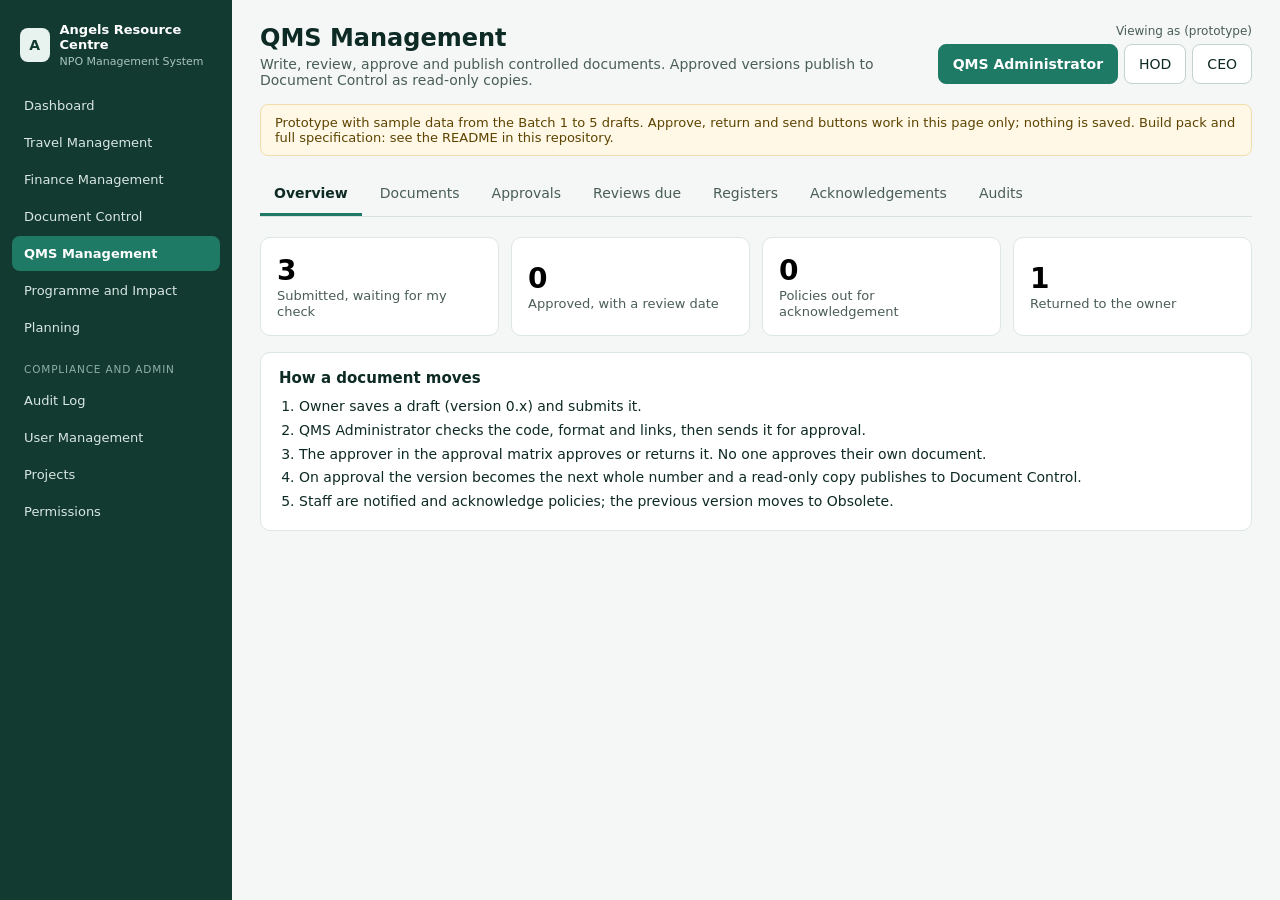
<file: index.html>
<!DOCTYPE html>
<html lang="en">
<head>
<meta charset="utf-8">
<meta name="viewport" content="width=device-width, initial-scale=1">
<title>QMS Management tab · prototype · Angels Resource Centres NPO</title>
<style>
*{box-sizing:border-box}
body{margin:0;font-family:Inter,"Segoe UI",system-ui,-apple-system,sans-serif;color:#0E2A24;background:#F4F7F6;font-size:14px}
button{font-family:inherit;font-size:inherit}
.app{display:flex;min-height:100vh}
nav{width:232px;flex:none;background:#123A31;color:#D9E7E2;padding:18px 12px;display:flex;flex-direction:column;gap:2px}
.brand{display:flex;gap:10px;align-items:center;padding:4px 8px 18px}
.logo{width:34px;height:34px;border-radius:8px;background:#E8F3EF;color:#123A31;display:grid;place-items:center;font-weight:700}
.brand b{display:block;color:#fff;font-size:13px}.brand small{font-size:11px;color:#A9C4BB}
.nav-item{padding:10px 12px;border-radius:8px;font-size:13px;color:#D9E7E2}
.nav-item.active{background:#1F7A65;color:#fff;font-weight:600}
.nav-head{margin:16px 12px 6px;font-size:10.5px;letter-spacing:.08em;color:#8FB0A5}
main{flex:1;min-width:0;padding:24px 28px 40px}
header{display:flex;justify-content:space-between;gap:20px;flex-wrap:wrap;align-items:flex-start}
h1{margin:0 0 4px;font-size:24px}
header p{margin:0;color:#4A5D57;max-width:640px}
.viewas{display:flex;flex-direction:column;gap:6px;align-items:flex-end}
.viewas small{color:#4A5D57;font-size:12px}
.group{display:flex;gap:6px;flex-wrap:wrap}
.btn{min-height:40px;padding:8px 14px;border-radius:8px;cursor:pointer;border:1px solid #C3D2CC;background:#fff;color:#0E2A24}
.btn.on,.btn.primary{background:#1F7A65;border-color:#1F7A65;color:#fff;font-weight:600}
.btn.warn{border-color:#C98A8A;color:#8E2525}
.btn:focus-visible,.tab:focus-visible{outline:3px solid #8FD3BF;outline-offset:2px}
.banner{margin:16px 0;padding:10px 14px;border-radius:8px;background:#FFF8E6;border:1px solid #F0DDAA;color:#5C4300;font-size:13px}
.tabs{display:flex;gap:4px;border-bottom:1px solid #D7E2DE;overflow-x:auto}
.tab{min-height:44px;padding:10px 14px;background:none;border:none;border-bottom:3px solid transparent;color:#4A5D57;cursor:pointer;white-space:nowrap}
.tab[aria-selected=true]{border-bottom-color:#1F7A65;color:#0E2A24;font-weight:600}
.body{display:flex;gap:20px;align-items:flex-start;margin-top:20px}
section{flex:1;min-width:0}
.cards{display:grid;grid-template-columns:repeat(auto-fit,minmax(180px,1fr));gap:12px}
.card{text-align:left;background:#fff;border:1px solid #DCE6E2;border-radius:10px;padding:16px;cursor:pointer}
.card .n{display:block;font-size:28px;font-weight:700}.card .l{color:#4A5D57;font-size:13px}
.panel{background:#fff;border:1px solid #DCE6E2;border-radius:10px;padding:16px 18px;margin-top:16px}
.panel h2{margin:0 0 8px;font-size:15px}.panel ol{margin:0;padding-left:20px;line-height:1.7}
.tools{display:flex;gap:12px;flex-wrap:wrap;align-items:center;margin-bottom:12px}
input[type=search]{min-height:40px;padding:8px 12px;border:1px solid #C3D2CC;border-radius:8px;min-width:260px;font-size:14px}
table{width:100%;border-collapse:collapse;background:#fff;border:1px solid #DCE6E2;border-radius:10px;overflow:hidden}
th,td{text-align:left;padding:10px 12px;border-bottom:1px solid #EEF2F0;vertical-align:top}
th{background:#F7FAF9;font-size:12px;color:#4A5D57;font-weight:600}
.link{white-space:nowrap;background:none;border:none;color:#1F7A65;font-weight:600;cursor:pointer;padding:0;text-decoration:underline}
.pill{display:inline-block;padding:3px 10px;border-radius:999px;font-size:12px;font-weight:600;white-space:nowrap}
.task{display:flex;justify-content:space-between;gap:16px;align-items:center;background:#fff;border:1px solid #DCE6E2;border-radius:10px;padding:14px 16px;margin-bottom:10px;flex-wrap:wrap}
.task .meta{font-size:12px;color:#4A5D57}.task .t{display:block;font-weight:600;margin:2px 0}.task .note{font-size:13px;color:#33463F}
.lead{color:#4A5D57;margin:0 0 12px}
.empty{background:#fff;border:1px dashed #C3D2CC;border-radius:10px;padding:18px;color:#4A5D57}
aside{width:340px;flex:none;background:#fff;border:1px solid #DCE6E2;border-radius:10px;padding:16px;position:sticky;top:16px}
aside .top{display:flex;justify-content:space-between;gap:8px}
aside .code{font-size:12px;color:#4A5D57}aside .ttl{display:block;font-weight:700;margin:2px 0 8px}
dl{display:grid;grid-template-columns:110px 1fr;gap:6px 10px;margin:12px 0;font-size:13px}dt{color:#4A5D57}dd{margin:0}
.box{border-top:1px solid #EEF2F0;padding-top:10px;margin-top:10px;font-size:13px}.box b{display:block;font-size:12px;color:#4A5D57;margin-bottom:4px}
.hist{display:block;padding:3px 0}
.toast{position:fixed;bottom:20px;left:50%;transform:translateX(-50%);background:#123A31;color:#fff;padding:10px 16px;border-radius:8px;font-size:13px;opacity:0;transition:opacity .2s;pointer-events:none;max-width:90vw}
.toast.show{opacity:1}
@media (max-width:900px){nav{display:none}.body{flex-direction:column}aside{width:100%;position:static}}
</style>
</head>
<body>
<div class="app">
  <nav aria-label="Main menu">
    <div class="brand"><div class="logo" aria-hidden="true">A</div><div><b>Angels Resource Centre</b><small>NPO Management System</small></div></div>
    <span class="nav-item">Dashboard</span>
    <span class="nav-item">Travel Management</span>
    <span class="nav-item">Finance Management</span>
    <span class="nav-item">Document Control</span>
    <span class="nav-item active" aria-current="page">QMS Management</span>
    <span class="nav-item">Programme and Impact</span>
    <span class="nav-item">Planning</span>
    <span class="nav-head">COMPLIANCE AND ADMIN</span>
    <span class="nav-item">Audit Log</span>
    <span class="nav-item">User Management</span>
    <span class="nav-item">Projects</span>
    <span class="nav-item">Permissions</span>
  </nav>
  <main>
    <header>
      <div>
        <h1>QMS Management</h1>
        <p>Write, review, approve and publish controlled documents. Approved versions publish to Document Control as read-only copies.</p>
      </div>
      <div class="viewas">
        <small>Viewing as (prototype)</small>
        <div class="group" role="group" aria-label="Viewing as" id="roles"></div>
      </div>
    </header>
    <div class="banner">Prototype with sample data from the Batch 1 to 5 drafts. Approve, return and send buttons work in this page only; nothing is saved. Build pack and full specification: see the README in this repository.</div>
    <div class="tabs" role="tablist" aria-label="QMS Management screens" id="tabs"></div>
    <div class="body">
      <section id="view" aria-live="polite"></section>
      <aside id="details" aria-label="Document details" hidden></aside>
    </div>
  </main>
</div>
<div class="toast" id="toast" role="status"></div>
<script>
(function () {
  'use strict';
  var d = function (code, title, type, process, version, approveTo, status, owner, approverRole, approver, author, board) {
    return { code: code, title: title, type: type, process: process, version: version, approveTo: approveTo, status: status,
      owner: owner, approverRole: approverRole, approver: approver, author: author, board: !!board, review: '',
      history: ['v' + version.replace(' draft', '') + ' draft uploaded'] };
  };
  var S = {
    role: 'QMS Administrator', tab: 'overview', q: '', type: 'All', sel: null,
    docs: [
      d('QMS-MAN-GOV-001', 'Quality Management System Manual', 'MAN', 'QMS-01', '2.0 draft', '2.0', 'In review', 'QMS Administrator', 'CEO', 'Board resolution, uploaded by the CEO', 'QMS Administrator', true),
      d('QMS-POL-GOV-007', 'Code of Ethics and Conduct', 'POL', 'GOV-01', '0.1', '1.0', 'Submitted', 'CEO', 'CEO', 'Board resolution, uploaded by the CEO', 'QMS Administrator', true),
      d('QMS-POL-GOV-008', 'Anti-Fraud, Bribery and Corruption Policy', 'POL', 'GOV-02', '0.1', '1.0', 'In review', 'CEO', 'CEO', 'Board resolution, uploaded by the CEO', 'QMS Administrator', true),
      d('QMS-POL-FIN-002', 'Travel and Subsistence Policy', 'POL', 'FIN-08 to FIN-10', '2.0 draft', '2.0', 'In review', 'Head of Finance', 'CEO', 'CEO', 'HOD'),
      d('QMS-POL-FIN-003', 'Asset Management Policy', 'POL', 'QMS-05', '0.3', '1.0', 'Draft', 'Operations and Programme Systems Coordinator', 'CEO', 'CEO', 'QMS Administrator'),
      d('QMS-POL-INF-003', 'Records Retention and Destruction Policy', 'POL', 'QMS-01', '0.1', '1.0', 'Submitted', 'QMS Administrator', 'CEO', 'CEO', 'QMS Administrator'),
      d('QMS-SOP-GOV-001', 'Document Control Procedure', 'SOP', 'QMS-01', '2.0 draft', '2.0', 'In review', 'QMS Administrator', 'CEO', 'CEO', 'QMS Administrator'),
      d('QMS-SOP-GOV-006', 'Complaints and Feedback Procedure', 'SOP', 'QMS-03', '0.1', '1.0', 'Returned', 'QMS Administrator', 'CEO', 'CEO', 'QMS Administrator'),
      d('QMS-SOP-GOV-007', 'Client Report Quality Review Procedure', 'SOP', 'QMS-04', '0.1', '1.0', 'In review', 'QMS Administrator', 'CEO', 'CEO', 'QMS Administrator'),
      d('QMS-SOP-FIN-008', 'Payroll Administration and Statutory Compliance Procedure', 'SOP', 'FIN-11', '0.1', '1.0', 'In review', 'Head of Finance', 'HOD', 'HOD (Head of Finance)', 'QMS Administrator'),
      d('QMS-GUI-OPS-001', 'Staff Guide: Travel Hub', 'GUI', 'FIN-08 to FIN-10', '0.1', '1.0', 'In review', 'Operations and Programme Systems Coordinator', 'HOD', 'Head of Operations and Systems', 'QMS Administrator'),
      d('QMS-REG-COM-001', 'Compliance Obligations Register', 'REG', 'GOV-02', '1.1 draft', '1.1', 'Submitted', 'QMS Administrator', 'CEO', 'CEO', 'QMS Administrator')
    ]
  };
  var PILLS = { 'Draft': ['#EEF1F0', '#33463F'], 'Submitted': ['#E7EEF9', '#24466F'], 'In review': ['#FFF3D6', '#6B4A00'], 'Returned': ['#FCE8E8', '#8E2525'], 'Approved': ['#E3F4E8', '#1B6B3A'] };
  var LABEL = { 'Draft': 'Draft', 'Submitted': 'Waiting for check', 'In review': 'Waiting for approval', 'Returned': 'Returned', 'Approved': 'Approved' };
  var TYPES = { MAN: 'Manual', POL: 'Policy', SOP: 'Procedure', GUI: 'Guide', REG: 'Register' };
  var TABS = [['overview', 'Overview'], ['documents', 'Documents'], ['approvals', 'Approvals'], ['reviews', 'Reviews due'], ['registers', 'Registers'], ['acks', 'Acknowledgements'], ['audits', 'Audits']];
  var REGISTERS = [
    ['QMS-REG-GOV-001', 'Master Document Register', 'QMS Administrator'],
    ['QMS-REG-COM-001', 'Compliance Obligations Register', 'QMS Administrator'],
    ['QMS-REG-GOV-008', 'Context and Interested Parties Register', 'CEO'],
    ['QMS-REG-GOV-009', 'Quality Objectives and KPI Plan', 'CEO'],
    ['QMS-REG-GOV-010', 'Internal Audit Programme and Stage 1 Readiness', 'QMS Administrator'],
    ['QMS-REG-GOV-011', 'Risk, Incident and Corrective Action Register', 'QMS Administrator'],
    ['QMS-REG-INF-003', 'Systems and Operator Inventory', 'Head of Operations and Systems'],
    ['QMS-MAP-GOV-001', 'Process Map Register', 'QMS Administrator']
  ];
  var AUDITS = [
    ['2027 Q1', 'Governance and leadership', 'External or trained HOD'],
    ['2027 Q1', 'Document control and records', 'Trained HOD'],
    ['2027 Q1', 'Finance payments and procurement', 'QMS Administrator'],
    ['2027 Q2', 'Client reporting', 'QMS Administrator with HOD'],
    ['2027 Q2', 'Information and privacy', 'External or trained HOD'],
    ['2027 Q2', 'Travel', 'QMS Administrator']
  ];

  var $ = function (id) { return document.getElementById(id); };
  var esc = function (s) { return String(s).replace(/[&<>"']/g, function (c) { return { '&': '&amp;', '<': '&lt;', '>': '&gt;', '"': '&quot;', "'": '&#39;' }[c]; }); };
  var pill = function (st) { var p = PILLS[st] || PILLS.Draft; return '<span class="pill" style="background:' + p[0] + ';color:' + p[1] + '">' + esc(LABEL[st] || st) + '</span>'; };
  var find = function (code) { return S.docs.filter(function (x) { return x.code === code; })[0]; };
  var nextReview = function () {
    var t = new Date(); t.setFullYear(t.getFullYear() + 1);
    return t.toLocaleDateString('en-ZA', { day: '2-digit', month: 'short', year: 'numeric' });
  };
  var toast = function (msg) { var t = $('toast'); t.textContent = msg; t.classList.add('show'); clearTimeout(toast.h); toast.h = setTimeout(function () { t.classList.remove('show'); }, 3200); };
  var mine = function (x) { return S.role === 'QMS Administrator' ? x.status === 'Submitted' : (x.status === 'In review' && x.approverRole === S.role); };

  function act(code, kind) {
    var x = find(code); if (!x) return;
    if (kind === 'return') {
      var c = window.prompt('Return ' + x.code + ': what must change? (a comment is required)');
      if (c === null) return;
      if (!c.trim()) { toast('A comment is required to return a document.'); return; }
      x.status = 'Returned'; x.history.push('Returned by ' + S.role + ': ' + c.trim());
      toast(x.code + ' returned to the owner.');
    } else if (S.role === 'QMS Administrator') {
      x.status = 'In review'; x.history.push('Checked and sent to ' + x.approver);
      toast(x.code + ' sent for approval.');
    } else {
      if (x.board) {
        var r = window.prompt('This document is approved by the Board. Enter the signed Board resolution number to upload it (for example BR-2026-04):');
        if (r === null) return;
        if (!r.trim()) { toast('The signed Board resolution is required.'); return; }
        x.history.push('Board resolution ' + r.trim() + ' uploaded by the CEO');
      }
      x.status = 'Approved'; x.version = x.approveTo; x.review = nextReview();
      x.history.push('v' + x.approveTo + ' approved by ' + S.role + ' and published to Document Control');
      toast(x.code + ' v' + x.approveTo + ' approved and published.');
    }
    render();
  }

  function renderHeader() {
    $('roles').innerHTML = ['QMS Administrator', 'HOD', 'CEO'].map(function (r) {
      return '<button type="button" class="btn' + (r === S.role ? ' on' : '') + '" aria-pressed="' + (r === S.role) + '" data-role="' + esc(r) + '">' + esc(r) + '</button>';
    }).join('');
    $('tabs').innerHTML = TABS.map(function (t) {
      return '<button type="button" role="tab" class="tab" aria-selected="' + (t[0] === S.tab) + '" data-tab="' + t[0] + '">' + t[1] + '</button>';
    }).join('');
  }

  function renderView() {
    var v = $('view'), h = '';
    var tasks = S.docs.filter(mine);
    var approved = S.docs.filter(function (x) { return x.status === 'Approved'; });
    var acks = approved.filter(function (x) { return x.type === 'POL'; });
    if (S.tab === 'overview') {
      var cards = [
        [tasks.length, S.role === 'QMS Administrator' ? 'Submitted, waiting for my check' : 'Waiting for my approval', 'approvals'],
        [approved.length, 'Approved, with a review date', 'reviews'],
        [acks.length, 'Policies out for acknowledgement', 'acks'],
        [S.docs.filter(function (x) { return x.status === 'Returned'; }).length, 'Returned to the owner', 'documents']
      ];
      h += '<div class="cards">' + cards.map(function (c) { return '<button type="button" class="card" data-tab="' + c[2] + '"><span class="n">' + c[0] + '</span><span class="l">' + c[1] + '</span></button>'; }).join('') + '</div>';
      h += '<div class="panel"><h2>How a document moves</h2><ol>' +
        '<li>Owner saves a draft (version 0.x) and submits it.</li>' +
        '<li>QMS Administrator checks the code, format and links, then sends it for approval.</li>' +
        '<li>The approver in the approval matrix approves or returns it. No one approves their own document.</li>' +
        '<li>On approval the version becomes the next whole number and a read-only copy publishes to Document Control.</li>' +
        '<li>Staff are notified and acknowledge policies; the previous version moves to Obsolete.</li></ol></div>';
    } else if (S.tab === 'documents') {
      var ql = S.q.toLowerCase();
      var rows = S.docs.filter(function (x) { return (S.type === 'All' || x.type === S.type) && (!ql || (x.code + ' ' + x.title + ' ' + x.process).toLowerCase().indexOf(ql) >= 0); });
      h += '<div class="tools"><label for="q" class="sr">Search</label><input id="q" type="search" placeholder="Code, title or process" value="' + esc(S.q) + '">' +
        '<div class="group" role="group" aria-label="Filter by type">' + ['All', 'POL', 'MAN', 'SOP', 'GUI', 'REG'].map(function (t) {
          return '<button type="button" class="btn' + (t === S.type ? ' on' : '') + '" aria-pressed="' + (t === S.type) + '" data-type="' + t + '">' + (t === 'All' ? 'All' : TYPES[t]) + '</button>';
        }).join('') + '</div></div>';
      h += rows.length ? '<table><thead><tr><th>Code</th><th>Title</th><th>Process</th><th>Version</th><th>Owner</th><th>Status</th></tr></thead><tbody>' +
        rows.map(function (x) { return '<tr><td><button type="button" class="link" data-open="' + x.code + '">' + x.code + '</button></td><td>' + esc(x.title) + '</td><td>' + esc(x.process) + '</td><td>' + esc(x.version) + '</td><td>' + esc(x.owner) + '</td><td>' + pill(x.status) + '</td></tr>'; }).join('') +
        '</tbody></table>' : '<div class="empty">No documents match.</div>';
    } else if (S.tab === 'approvals') {
      h += '<p class="lead">' + (S.role === 'QMS Administrator' ? 'Submitted drafts waiting for your check before they go to the approver.' : 'Documents waiting for approval by the ' + S.role + '.') + '</p>';
      h += tasks.length ? tasks.map(function (x) {
        var admin = S.role === 'QMS Administrator', self = !admin && x.author === S.role;
        var note = admin ? 'Check code, format and links, then send to ' + x.approver + '.' :
          self ? 'You wrote this document, so approval moves to the next level (CEO).' :
          'Approver: ' + x.approver + '. Approving publishes version ' + x.approveTo + ' to Document Control.';
        return '<div class="task"><div><span class="meta">' + x.code + ' · ' + esc(x.process) + ' · version ' + esc(x.version) + '</span><span class="t">' + esc(x.title) + '</span><span class="note">' + esc(note) + '</span></div>' +
          '<div class="group"><button type="button" class="btn" data-open="' + x.code + '">Open</button>' +
          (self ? '' : '<button type="button" class="btn warn" data-return="' + x.code + '">Return</button><button type="button" class="btn primary" data-go="' + x.code + '">' + (admin ? 'Send for approval' : 'Approve') + '</button>') +
          '</div></div>';
      }).join('') : '<div class="empty">Nothing waiting for you.</div>';
    } else if (S.tab === 'reviews') {
      h += '<p class="lead">Approved documents are reviewed at least once a year. The review date is set 12 months from approval.</p>';
      h += approved.length ? approved.map(function (x) { return '<div class="task"><div><span class="meta">' + x.code + ' · owner ' + esc(x.owner) + '</span><span class="t">' + esc(x.title) + '</span></div><span>Next review ' + esc(x.review) + '</span></div>'; }).join('') :
        '<div class="empty">No approved documents yet. Approve one in Approvals to see its review date here.</div>';
    } else if (S.tab === 'registers') {
      h += '<table><thead><tr><th>Code</th><th>Register</th><th>Owner</th></tr></thead><tbody>' + REGISTERS.map(function (g) { return '<tr><td>' + g[0] + '</td><td>' + g[1] + '</td><td>' + g[2] + '</td></tr>'; }).join('') + '</tbody></table>';
    } else if (S.tab === 'acks') {
      h += '<p class="lead">Approved policies are sent to the staff they apply to, who acknowledge them with their Angels Microsoft account within 10 working days.</p>';
      h += acks.length ? acks.map(function (x) { return '<div class="task"><div><span class="meta">' + x.code + ' · version ' + esc(x.version) + '</span><span class="t">' + esc(x.title) + '</span></div><span>Sent to all staff · acknowledgements open</span></div>'; }).join('') :
        '<div class="empty">No approved policies yet. Approve a policy to send it for acknowledgement.</div>';
    } else if (S.tab === 'audits') {
      h += '<p class="lead">From the internal audit programme (QMS-REG-GOV-010). Findings and corrective actions are logged against each audit.</p>';
      h += '<table><thead><tr><th>Planned</th><th>Process area</th><th>Auditor</th><th>Status</th></tr></thead><tbody>' + AUDITS.map(function (u) { return '<tr><td>' + u[0] + '</td><td>' + u[1] + '</td><td>' + u[2] + '</td><td>Planned</td></tr>'; }).join('') + '</tbody></table>';
    }
    v.innerHTML = h;
    var q = $('q');
    if (q) { q.addEventListener('input', function (e) { S.q = e.target.value; var pos = e.target.selectionStart; renderView(); var n = $('q'); n.focus(); n.setSelectionRange(pos, pos); }); }
  }

  function renderDetails() {
    var a = $('details'), x = find(S.sel);
    if (!x) { a.hidden = true; a.innerHTML = ''; return; }
    var pub = x.status === 'Approved';
    a.hidden = false;
    a.innerHTML = '<div class="top"><div><span class="code">' + x.code + '</span><span class="ttl">' + esc(x.title) + '</span></div>' +
      '<button type="button" class="btn" aria-label="Close details" data-close="1">×</button></div>' + pill(x.status) +
      '<dl><dt>Type</dt><dd>' + TYPES[x.type] + '</dd><dt>Process</dt><dd>' + esc(x.process) + '</dd><dt>Version</dt><dd>' + esc(x.version) + '</dd>' +
      '<dt>Owner</dt><dd>' + esc(x.owner) + '</dd><dt>Approver</dt><dd>' + esc(x.approver) + '</dd><dt>Next review</dt><dd>' + esc(x.review || 'Set on approval') + '</dd></dl>' +
      '<div class="box"><b>Visible to</b>' + (pub ? 'All staff, read-only in Document Control' : 'QMS Administrator, CEO, Board Treasurer and HODs') + '</div>' +
      '<div class="box"><b>Document Control</b>' + (pub ? 'Published as a read-only PDF with a Controlled badge' : 'Not published. Drafts stay in QMS Management.') + '</div>' +
      '<div class="box"><b>Version history</b>' + x.history.slice().reverse().map(function (t) { return '<span class="hist">' + esc(t) + '</span>'; }).join('') + '</div>' +
      '<div class="box"><button type="button" class="btn" data-upload="1">Upload new version</button></div>';
  }

  function render() { renderHeader(); renderView(); renderDetails(); }

  document.addEventListener('click', function (e) {
    var b = e.target.closest('button'); if (!b) return;
    if (b.dataset.role) { S.role = b.dataset.role; render(); }
    else if (b.dataset.tab) { S.tab = b.dataset.tab; render(); }
    else if (b.dataset.type) { S.type = b.dataset.type; renderView(); }
    else if (b.dataset.open) { S.sel = b.dataset.open; renderDetails(); }
    else if (b.dataset.close) { S.sel = null; renderDetails(); }
    else if (b.dataset.go) { act(b.dataset.go, 'go'); }
    else if (b.dataset.return) { act(b.dataset.return, 'return'); }
    else if (b.dataset.upload) { toast('In the live system this uploads the Word file and its PDF as a new draft (version 0.x).'); }
  });
  document.addEventListener('keydown', function (e) {
    if (e.target.getAttribute('role') !== 'tab' || (e.key !== 'ArrowRight' && e.key !== 'ArrowLeft')) return;
    var i = TABS.map(function (t) { return t[0]; }).indexOf(S.tab);
    i = (i + (e.key === 'ArrowRight' ? 1 : TABS.length - 1)) % TABS.length;
    S.tab = TABS[i][0]; render(); document.querySelector('[data-tab="' + S.tab + '"]').focus();
  });
  render();
})();
</script>
</body>
</html>
</file>
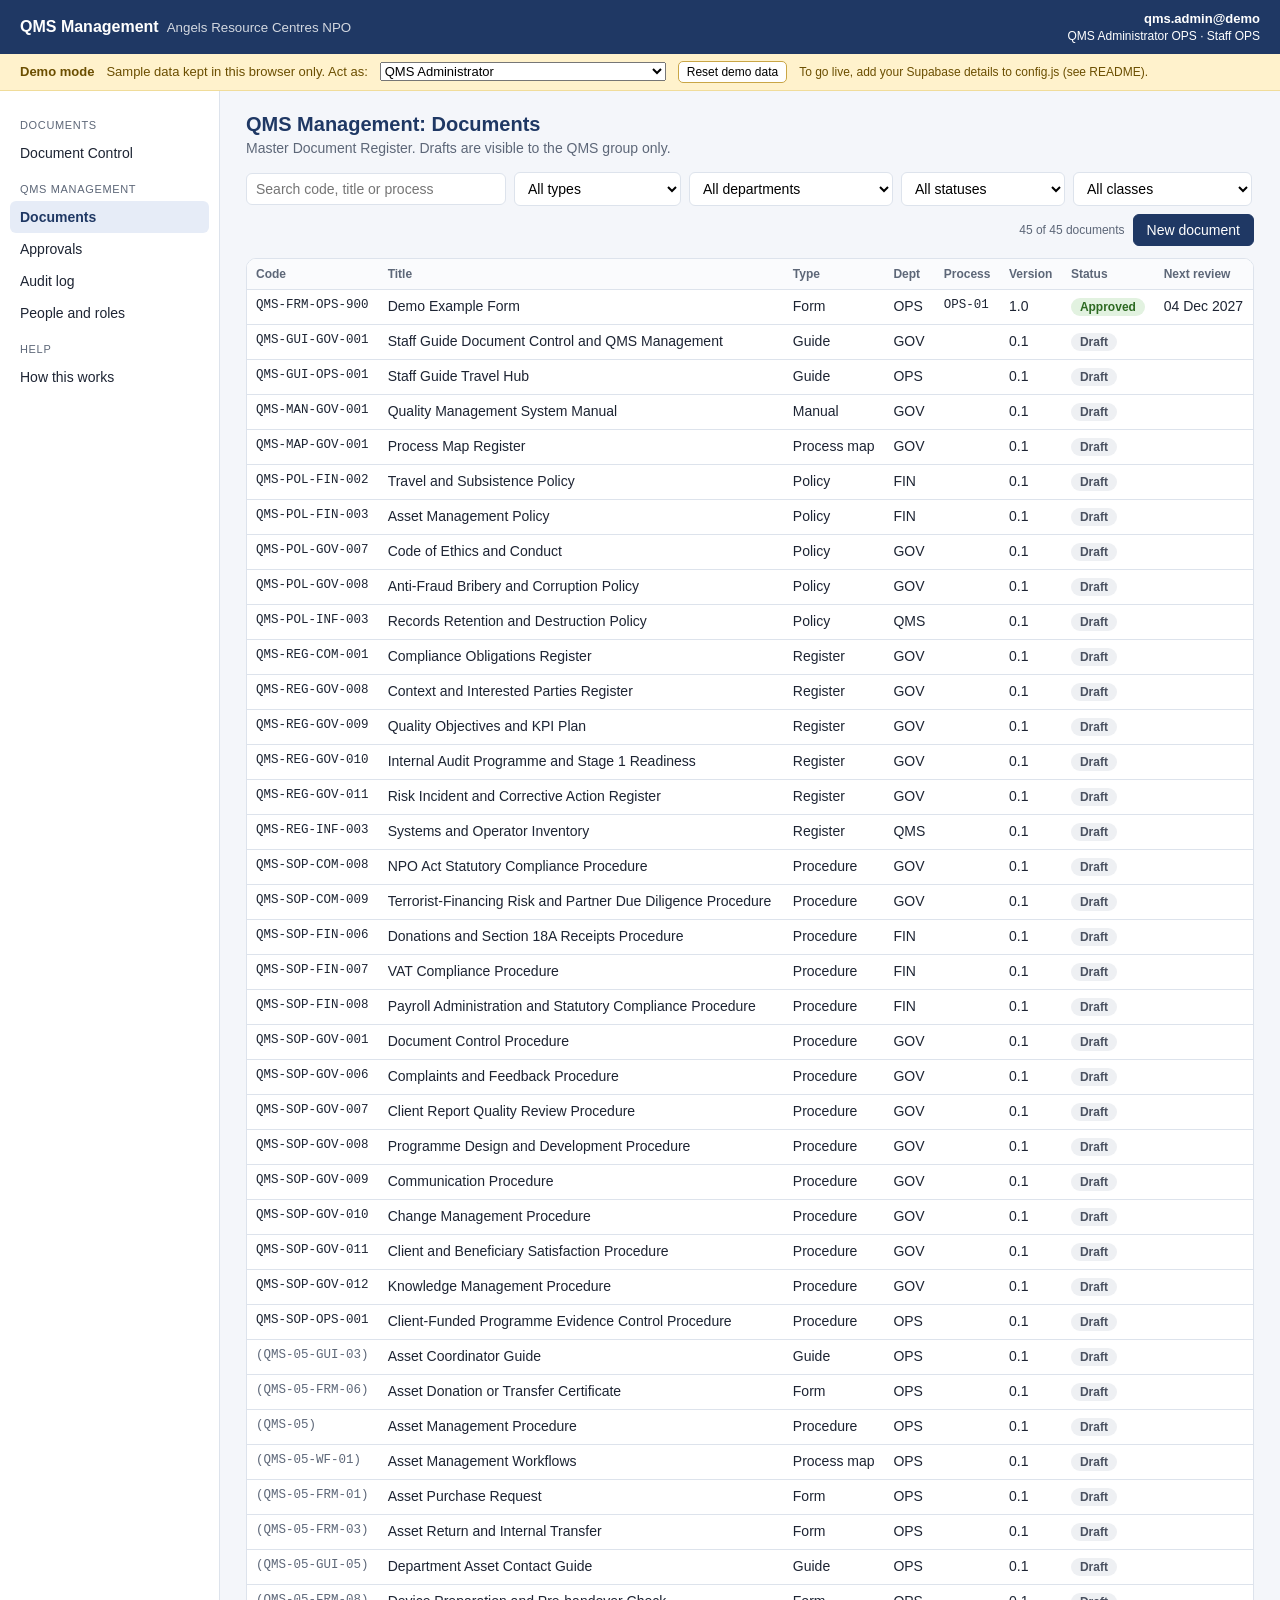
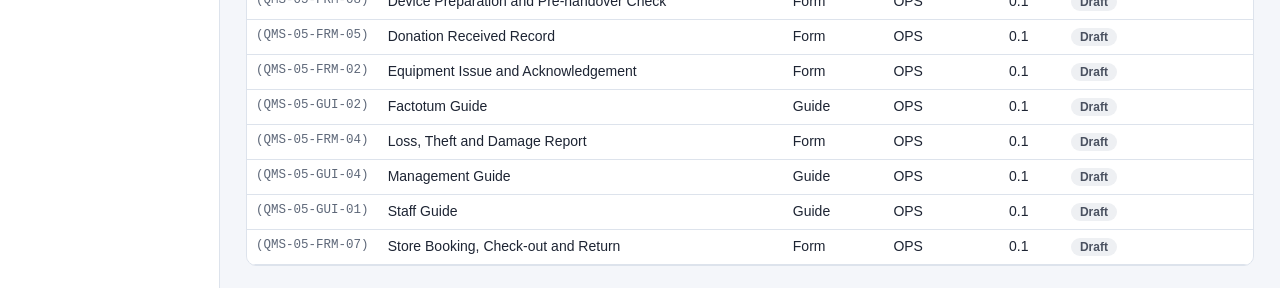
<file: QMS-Management-web-app/index.html>
<!DOCTYPE html>
<html lang="en-ZA">
<head>
<meta charset="utf-8">
<meta name="viewport" content="width=device-width, initial-scale=1">
<title>QMS Management · Angels Resource Centres</title>
<link rel="icon" href="data:image/svg+xml,%3Csvg xmlns='http://www.w3.org/2000/svg' viewBox='0 0 32 32'%3E%3Crect width='32' height='32' rx='6' fill='%231F3864'/%3E%3Ctext x='16' y='22' font-size='15' text-anchor='middle' fill='white' font-family='Arial' font-weight='bold'%3EQ%3C/text%3E%3C/svg%3E">
<link rel="stylesheet" href="app/styles.css">
<script src="config.js"></script>
</head>
<body>
<div id="app"><div class="boot">Loading QMS Management…</div></div>
<div id="toast" role="status" aria-live="polite"></div>
<script type="module" src="app/app.js"></script>
<noscript>This page needs JavaScript switched on.</noscript>
</body>
</html>
</file>
<file: QMS-Management-web-app/app/styles.css>
:root{--navy:#1F3864;--navy2:#2F4C80;--green:#375623;--bg:#F4F6FA;--card:#fff;--line:#DDE3EC;--text:#1D2433;--muted:#5D6778;
--grey:#EEF0F3;--greyT:#4A5160;--blue:#E3EEFB;--blueT:#1C4F96;--amber:#FFF2D6;--amberT:#8A5A00;--red:#FCE4E4;--redT:#A32121;--greenB:#E2F2E0;--greenT:#2D6A22}
*{box-sizing:border-box}html,body{margin:0;height:100%}
body{font-family:Arial,Helvetica,sans-serif;font-size:14px;color:var(--text);background:var(--bg)}
a{color:var(--navy2)}button,input,select,textarea{font:inherit}
.boot{padding:40px;color:var(--muted)}
.top{display:flex;align-items:center;gap:16px;background:var(--navy);color:#fff;padding:10px 20px;position:sticky;top:0;z-index:5}
.top .brand{font-weight:bold;font-size:16px}.top .brand small{font-weight:normal;opacity:.8;margin-left:8px}
.top .sp{flex:1}.top .who{font-size:12px;text-align:right;line-height:1.35}.top .who b{font-size:13px}
.top button{background:transparent;border:1px solid rgba(255,255,255,.5);color:#fff;border-radius:6px;padding:5px 10px;cursor:pointer}
.top select{border-radius:6px;padding:4px 6px;border:0}
.demo{background:#FFF2CC;color:#6B4E00;padding:7px 20px;font-size:13px;border-bottom:1px solid #F0DC9A;display:flex;gap:12px;align-items:center;flex-wrap:wrap}
.demo button{border:1px solid #C9A646;background:#fff;border-radius:5px;padding:3px 8px;cursor:pointer;font-size:12px}
.layout{display:flex;min-height:calc(100vh - 52px)}
nav.side{width:220px;background:#fff;border-right:1px solid var(--line);padding:14px 10px;flex-shrink:0}
nav.side .grp{font-size:11px;text-transform:uppercase;letter-spacing:.06em;color:var(--muted);margin:14px 10px 6px}
nav.side a{display:flex;justify-content:space-between;align-items:center;padding:8px 10px;border-radius:6px;text-decoration:none;color:var(--text)}
nav.side a:hover{background:var(--bg)}nav.side a.on{background:#E6ECF7;color:var(--navy);font-weight:bold}
nav.side a.sub{padding-left:22px}
.count{background:var(--navy);color:#fff;border-radius:10px;font-size:11px;padding:1px 7px;font-weight:bold}
main{flex:1;padding:22px 26px;min-width:0}
h1{font-size:20px;margin:0 0 4px;color:var(--navy)}h2{font-size:16px;margin:0 0 10px;color:var(--navy)}
.sub{color:var(--muted);margin:0 0 16px}
.card{background:var(--card);border:1px solid var(--line);border-radius:10px;padding:16px;margin-bottom:16px}
.bar{display:flex;gap:8px;flex-wrap:wrap;align-items:center;margin-bottom:12px}
.bar input[type=search],.bar select{padding:7px 9px;border:1px solid var(--line);border-radius:6px;background:#fff}
.bar input[type=search]{min-width:260px}.bar .sp{flex:1}
.btn{border:1px solid var(--navy);background:var(--navy);color:#fff;border-radius:6px;padding:7px 13px;cursor:pointer;white-space:nowrap}
.btn:hover{background:var(--navy2)}.btn.ghost{background:#fff;color:var(--navy)}.btn.ghost:hover{background:#EEF2FA}
.btn.ok{background:var(--green);border-color:var(--green)}.btn.warn{background:#fff;color:var(--redT);border-color:#E0A3A3}
.btn.sm{padding:4px 9px;font-size:12px}.btn[disabled]{opacity:.5;cursor:not-allowed}
table{width:100%;border-collapse:collapse;background:#fff}
th,td{text-align:left;padding:8px 9px;border-bottom:1px solid var(--line);vertical-align:top}
th{font-size:12px;color:var(--muted);font-weight:bold;background:#FAFBFD}
tr.click{cursor:pointer}tr.click:hover td{background:#F7F9FD}
.tablewrap{overflow:auto;border:1px solid var(--line);border-radius:10px}
.code{font-family:Consolas,monospace;font-size:12.5px;white-space:nowrap}.muted{color:var(--muted)}.small{font-size:12px}
.badge{display:inline-block;border-radius:10px;padding:2px 9px;font-size:12px;font-weight:bold;white-space:nowrap}
.t-grey{background:var(--grey);color:var(--greyT)}.t-blue{background:var(--blue);color:var(--blueT)}.t-amber{background:var(--amber);color:var(--amberT)}
.t-red{background:var(--red);color:var(--redT)}.t-green{background:var(--greenB);color:var(--greenT)}.t-navy{background:var(--navy);color:#fff}
.grid{display:grid;grid-template-columns:repeat(auto-fill,minmax(220px,1fr));gap:10px 18px}
.grid .k{font-size:11px;color:var(--muted);text-transform:uppercase;letter-spacing:.04em}.grid .v{margin-top:2px}
.actions{display:flex;gap:8px;flex-wrap:wrap;margin-top:12px}
.empty{padding:26px;text-align:center;color:var(--muted)}
.chip{display:inline-flex;gap:6px;align-items:center;background:#EEF2FA;border-radius:12px;padding:2px 4px 2px 9px;margin:2px;font-size:12px}
.chip button{border:0;background:#D5DEEE;border-radius:50%;width:18px;height:18px;cursor:pointer;line-height:16px;padding:0}
.modalbg{position:fixed;inset:0;background:rgba(20,28,45,.45);display:flex;align-items:flex-start;justify-content:center;padding:50px 12px;z-index:20;overflow:auto}
.modal{background:#fff;border-radius:12px;max-width:620px;width:100%;padding:20px 22px;box-shadow:0 10px 40px rgba(0,0,0,.25)}
.modal h2{margin-bottom:4px}.modal .note{color:var(--muted);font-size:13px;margin:0 0 14px}
.form{display:grid;grid-template-columns:1fr 1fr;gap:12px 14px}.form .full{grid-column:1/-1}
.form label{display:block;font-size:12px;font-weight:bold;color:var(--muted);margin-bottom:4px}
.form input,.form select,.form textarea{width:100%;padding:8px 9px;border:1px solid var(--line);border-radius:6px;background:#fff}
.form textarea{min-height:80px}.form .chk{display:flex;gap:8px;align-items:center;font-weight:normal;color:var(--text);font-size:14px}
.form .chk input{width:auto}.form .hint{font-size:11.5px;color:var(--muted);margin-top:3px}
.modal .foot{display:flex;justify-content:flex-end;gap:8px;margin-top:18px}
#toast{position:fixed;bottom:20px;left:50%;transform:translateX(-50%);z-index:30;display:flex;flex-direction:column;gap:8px;align-items:center}
#toast div{background:#1D2433;color:#fff;padding:10px 16px;border-radius:8px;max-width:560px;box-shadow:0 4px 18px rgba(0,0,0,.3)}
#toast div.err{background:var(--redT)}
.signin{max-width:400px;margin:70px auto;background:#fff;border:1px solid var(--line);border-radius:12px;padding:26px}
.signin h1{margin-bottom:2px}.signin .form{grid-template-columns:1fr}
.steps{list-style:none;padding:0;margin:0}.steps li{display:flex;gap:10px;padding:8px 0;border-bottom:1px solid var(--line)}
.steps li:last-child{border:0}.steps .dot{width:10px;height:10px;border-radius:50%;margin-top:5px;flex-shrink:0;background:#B8C1D1}
.steps .dot.Approved{background:#3F8A32}.steps .dot.Returned{background:#C03030}.steps .dot.Pending{background:#D99A00}
.info{background:#EEF4FF;border:1px solid #C9D8F2;color:#1C3F78;border-radius:8px;padding:10px 12px;margin-bottom:12px;font-size:13px}
.warnbox{background:#FFF6E0;border:1px solid #F0D58A;color:#6B4E00;border-radius:8px;padding:10px 12px;margin-bottom:12px;font-size:13px}
@media (max-width:820px){.layout{flex-direction:column}nav.side{width:auto;border-right:0;border-bottom:1px solid var(--line);display:flex;flex-wrap:wrap;gap:4px}
nav.side .grp{display:none}.form{grid-template-columns:1fr}.top .who{display:none}main{padding:16px}}
</file>
